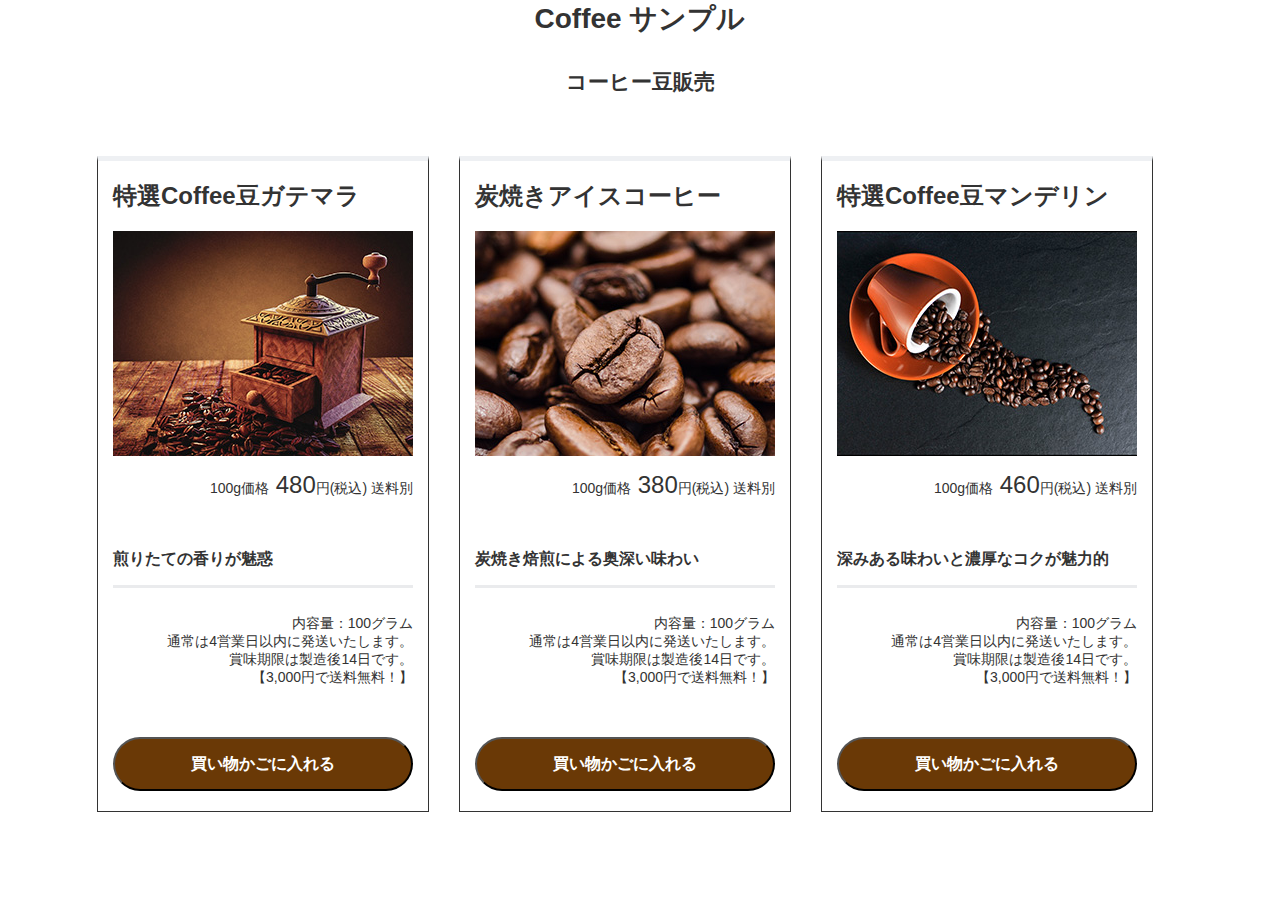
<file: coffee_flex_after/index.html>
<!DOCTYPE html>
<html lang="ja">

<head>
    <meta charset="UTF-8">
    <meta name="viewport" content="width=device-width,initial-scale=1.0">
    <title>Coffee sample</title>
 <link rel="stylesheet" href="style.css">
</head>

<body>
<h1>Coffee サンプル</h1>
<section class="pricing-section">
        <h2>コーヒー豆販売</h2>    
            <div class="pricing__wrapper">
                <section class="pricing__item first">
                    <h3 class="pricing__title">炭焼きアイスコーヒー</h3>
                    <div class="pricing__price"><span class="pricing__currency">100g価格</span> 380<span class="pricing__currency">円(税込) 送料別</span></div>
                    <p class="pricing__sentence">炭焼き焙煎による奥深い味わい</p>
                    <ul class="pricing__feature-list">
                        <li class="pricing__feature">内容量：100グラム</li>
                        <li class="pricing__feature">通常は4営業日以内に発送いたします。</li>
                        <li class="pricing__feature">賞味期限は製造後14日です。</li>
                        <li>【3,000円で送料無料！】</li>
                    </ul>
                    <img class="pricing__image" src="images/coffee1.jpg" alt="">
                    <button class="button pricing__action">買い物かごに入れる</button>
                </section>
                <section class="pricing__item second">
                    <h3 class="pricing__title">特選Coffee豆ガテマラ</h3>
                    <div class="pricing__price"><span class="pricing__currency">100g価格</span> 480<span class="pricing__currency">円(税込) 送料別</span></div>
                    <p class="pricing__sentence">煎りたての香りが魅惑</p>
                   <ul class="pricing__feature-list">
                        <li class="pricing__feature">内容量：100グラム</li>
                        <li class="pricing__feature">通常は4営業日以内に発送いたします。</li>
                        <li class="pricing__feature">賞味期限は製造後14日です。</li>
                        <li>【3,000円で送料無料！】</li>
                    </ul>
                    <img class="pricing__image" src="images/coffee2.jpg" alt="">
                    <button class="button pricing__action">買い物かごに入れる</button>
                </section>
                <section class="pricing__item third">
                    <h3 class="pricing__title">特選Coffee豆マンデリン</h3>
                    <div class="pricing__price"><span class="pricing__currency">100g価格</span> 460<span class="pricing__currency">円(税込) 送料別</span></div>
                    <p class="pricing__sentence">深みある味わいと濃厚なコクが魅力的</p>
                    <ul class="pricing__feature-list">
                        <li class="pricing__feature">内容量：100グラム</li>
                        <li class="pricing__feature">通常は4営業日以内に発送いたします。
                        <li class="pricing__feature">賞味期限は製造後14日です。</li>
                        <li>【3,000円で送料無料！】</li>
                    </ul>
                     <img class="pricing__image" src="images/coffee3.jpg" alt="">
                    <button class="button pricing__action">買い物かごに入れる</button>
                </section>
            </div>
        </section>
</body>

</html>
</file>
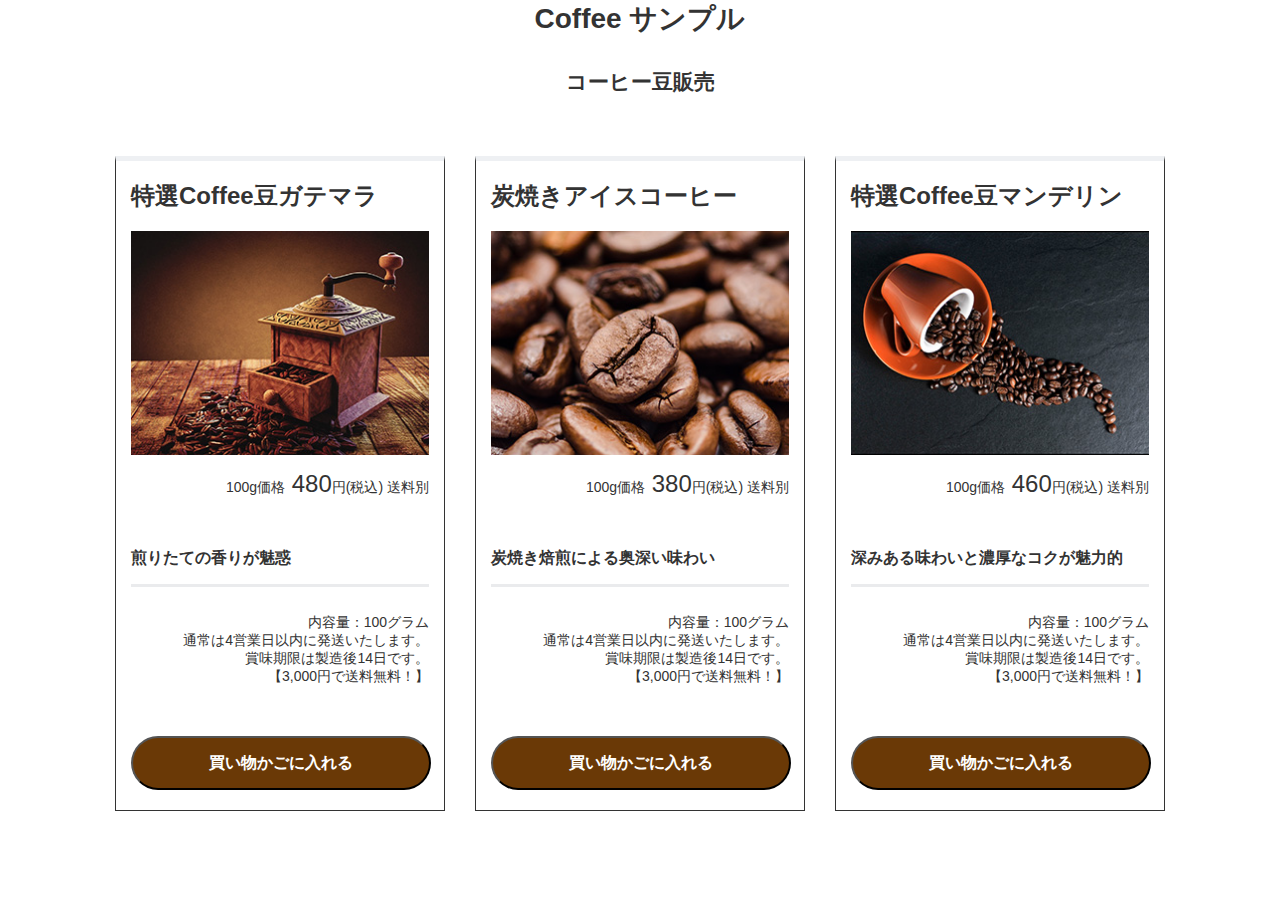
<file: coffee_float_after/index.html>
<!DOCTYPE html>
<html lang="ja">

<head>
    <meta charset="UTF-8">
    <meta name="viewport" content="width=device-width,initial-scale=1.0">
    <title>Coffee sample</title>
 <link rel="stylesheet" href="style.css">
</head>

<body>
<h1>Coffee サンプル</h1>
<div class="pricing-section">
        <h2>コーヒー豆販売</h2>
            <div class="pricing__wrapper">
              <div class="inner">
                <div class="pricing__item first">
                    <h3 class="pricing__title">炭焼きアイスコーヒー</h3>
                    <img class="pricing__image" src="images/coffee1.jpg" alt="">
                    <div class="pricing__price"><span class="pricing__currency">100g価格</span> 380<span class="pricing__currency">円(税込) 送料別</span></div>
                    <p class="pricing__sentence">炭焼き焙煎による奥深い味わい</p>
                    <ul class="pricing__feature-list">
                        <li class="pricing__feature">内容量：100グラム</li>
                        <li class="pricing__feature">通常は4営業日以内に発送いたします。</li>
                        <li class="pricing__feature">賞味期限は製造後14日です。</li>
                        <li>【3,000円で送料無料！】</li>
                    </ul>
                    <button class="button pricing__action">買い物かごに入れる</button>
                </div><!-- .first -->
                <div class="pricing__item second">
                    <h3 class="pricing__title">特選Coffee豆ガテマラ</h3>
                    <img class="pricing__image" src="images/coffee2.jpg" alt="">
                    <div class="pricing__price"><span class="pricing__currency">100g価格</span> 480<span class="pricing__currency">円(税込) 送料別</span></div>
                    <p class="pricing__sentence">煎りたての香りが魅惑</p>
                   <ul class="pricing__feature-list">
                        <li class="pricing__feature">内容量：100グラム</li>
                        <li class="pricing__feature">通常は4営業日以内に発送いたします。</li>
                        <li class="pricing__feature">賞味期限は製造後14日です。</li>
                        <li>【3,000円で送料無料！】</li>
                    </ul>
                    <button class="button pricing__action">買い物かごに入れる</button>
                </div><!-- .second -->
                </div><!-- .innner -->
                <div class="pricing__item third">
                    <h3 class="pricing__title">特選Coffee豆マンデリン</h3>
                    <img class="pricing__image" src="images/coffee3.jpg" alt="">
                    <div class="pricing__price"><span class="pricing__currency">100g価格</span> 460<span class="pricing__currency">円(税込) 送料別</span></div>
                    <p class="pricing__sentence">深みある味わいと濃厚なコクが魅力的</p>
                    <ul class="pricing__feature-list">
                        <li class="pricing__feature">内容量：100グラム</li>
                        <li class="pricing__feature">通常は4営業日以内に発送いたします。
                        <li class="pricing__feature">賞味期限は製造後14日です。</li>
                        <li>【3,000円で送料無料！】</li>
                    </ul>
                    <button class="button pricing__action">買い物かごに入れる</button>
                </div><!-- .third -->
            </div><!-- .pricing__wrapper -->
        </div><!-- .pricing-section -->
</body>

</html>
</file>
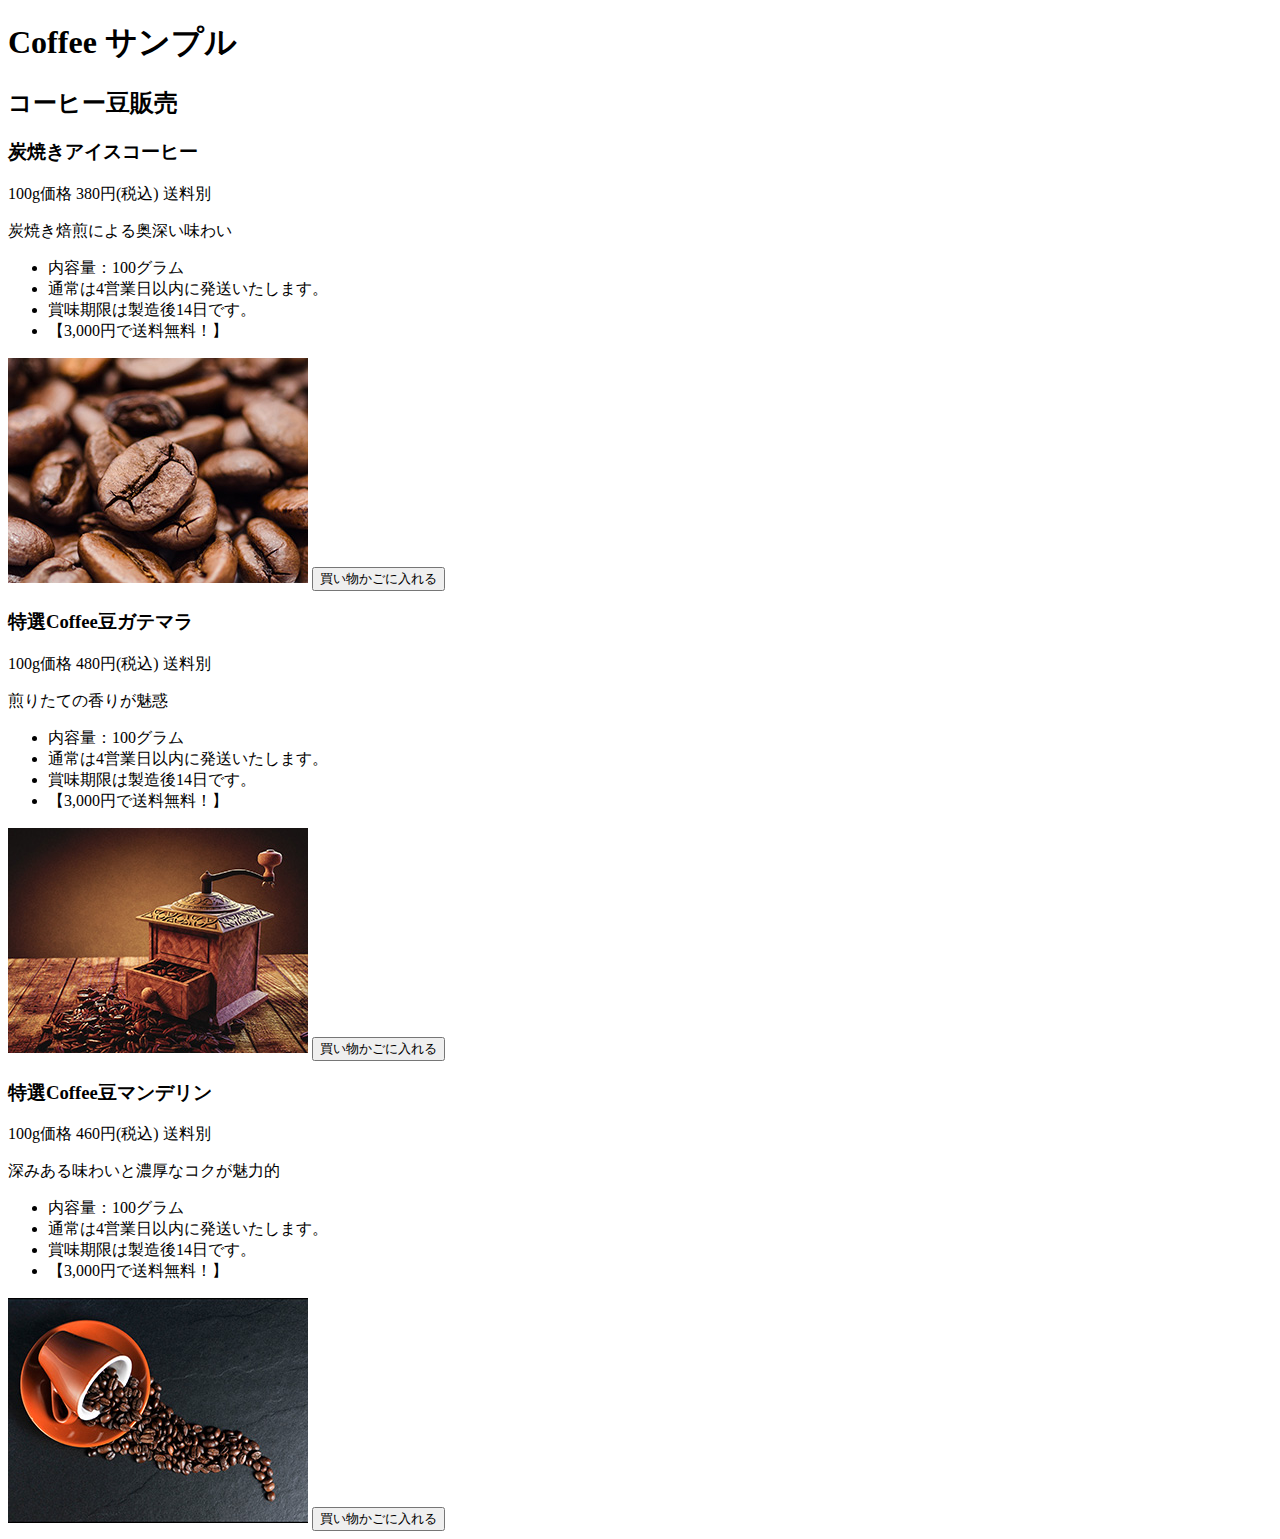
<file: coffee_float_before/index.html>
<!DOCTYPE html>
<html lang="ja">

<head>
    <meta charset="UTF-8">
    <meta name="viewport" content="width=device-width,initial-scale=1.0">
    <title>Coffee sample</title>
</head>

<body>
<h1>Coffee サンプル</h1>
        <h2>コーヒー豆販売</h2>
                    <h3>炭焼きアイスコーヒー</h3>                    
                    <div>100g価格 380円(税込) 送料別</div>
                    <p>炭焼き焙煎による奥深い味わい</p>
                    <ul>
                        <li>内容量：100グラム</li>
                        <li>通常は4営業日以内に発送いたします。</li>
                        <li>賞味期限は製造後14日です。</li>
                        <li>【3,000円で送料無料！】</li>
                    </ul>
                    <img src="images/coffee1.jpg" alt="炭焼きアイスコーヒーの写真">
                    <button>買い物かごに入れる</button>
                

                    <h3>特選Coffee豆ガテマラ</h3>
                    <div>100g価格 480円(税込) 送料別</div>
                    <p>煎りたての香りが魅惑</p>
                   <ul>
                        <li>内容量：100グラム</li>
                        <li>通常は4営業日以内に発送いたします。</li>
                        <li>賞味期限は製造後14日です。</li>
                        <li>【3,000円で送料無料！】</li>
                    </ul>
                    <img src="images/coffee2.jpg" alt="特選Coffee豆ガテマラの写真">
                    <button>買い物かごに入れる</button>
                

                    <h3>特選Coffee豆マンデリン</h3>
                    
                    <div>100g価格 460円(税込) 送料別</div>
                    <p>深みある味わいと濃厚なコクが魅力的</p>
                    <ul>
                        <li>内容量：100グラム</li>
                        <li>通常は4営業日以内に発送いたします。
                        <li>賞味期限は製造後14日です。</li>
                        <li>【3,000円で送料無料！】</li>
                    </ul>
                    <img src="images/coffee3.jpg" alt="特選Coffee豆マンデリンの写真">
                    <button>買い物かごに入れる</button>

</body>

</html>
</file>
<file: coffee_flex_after/style.css>
@charset "utf-8";
*{
  margin:0;
  padding:0;
}

html {
    font-size: 62.5%;
}

body {
    background: #fff;
    color: #333;
    font-size: 1.4rem;
    font-family: "Helvetica Neue", Helvetica, Arial,  "Hiragino Kaku Gothic ProN", Meiryo,sans-serif;
}
h1,h2{
  text-align: center;
}

.pricing-section {
  margin:30px;
}
.button {
  display: block;
  cursor: pointer;
}
.pricing__wrapper {
  display: flex;
  justify-content: center;
  max-width: 1080px;
  padding: 0 15px;
  margin: 60px auto;
}
.pricing__item {
  position: relative;
  display: flex;
  flex-direction: column;
  align-items: stretch;
  flex: 0 1 330px;
  padding:0 15px;
  margin-right:30px;
  border: 1px solid #333;
  border-top: 5px solid #EEF0F3;
  transition: border-color 0.3s;
}

.pricing__feature-list {
  text-align: left;
}

.pricing__image {
    display: block;
    width: 100%;
    order:-1;
}
.pricing-section__title {
  font-size: 2.4rem;
  font-weight: bold;
  margin: 3rem 0 5rem;
  flex: none;
}

.pricing-section a {
  color: #333;
}

.pricing-section a:hover, 
.pricing-section a:focus {
  color: #000;
}


.pricing__item:hover {
  border-color: rgba(106,57,6,1);
}

.pricing__title {
  font-size: 2.4rem;
  font-weight: bold;
  margin: 19px 0 19px;
  order:-2;
}

.pricing__price {
  font-size: 2.4rem;
  text-align: right;
  margin: 15px 0 50px;
}

.pricing__currency {
  font-size: 1.4rem;
  vertical-align: baseline;
}

.pricing__sentence {
  font-size: 1.6rem;
  font-weight: bold;
  padding: 0 0 15px;
  margin-bottom:27px;
  color: #333;
  border-bottom: 3px solid rgba(139, 144, 157, 0.18);
}

.pricing__feature-list {
  font-size: 1.4rem;
  margin: 0 0 50px;
  list-style: none;
  text-align: right;
  color: #333;
}
.inner{
  float:left;
  margin-left: 15px;
}
.first{
  order:2;
}

.second{
  order:1;
}
.third{
  order:3;
}

.pricing__action {
  width: 300px;
  line-height: 50px;
  font-size: 16px;
  font-weight: bold;
  color: #fff;
  border-radius: 30px;
  background: rgba(106,57,6,1);
  transition: background-color 0.3s;
  margin-bottom: 20px;
}

.pricing__action:hover,
.pricing__action:focus {
 background: rgba(106,57,6,0.8);
}
</file>
<file: coffee_float_after/style.css>
@charset "utf-8";
*{
  margin:0;
  padding:0;
}

html {
    font-size: 62.5%;
}

body {
    background: #fff;
    color: #333;
    font-size: 1.4rem;
    font-family: "Helvetica Neue", Helvetica, Arial,  "Hiragino Kaku Gothic ProN", Meiryo,sans-serif;
}
h1,h2{
  text-align: center;
}

.pricing-section {
  margin:30px;
}
.button {
  display: block;
  cursor: pointer;
}

.pricing__wrapper {
  width:1080px;
  padding: 0 15px;
  margin: 60px auto;
}

.pricing__item {
  width:298px;
  padding:0 15px;
  margin-right:30px;
  border: 1px solid #333;
  border-top: 5px solid #EEF0F3;
  transition: border-color 0.3s;
}

.pricing__feature-list {
  text-align: left;
}



.pricing__image {
    display: block;
    width: 100%;
}

.pricing-section__title {
  font-size: 2.4rem;
  font-weight: bold;
  margin: 3rem 0 5rem;
  flex: none;
}

.pricing-section a {
  color: #333;
}

.pricing-section a:hover,
.pricing-section a:focus {
  color: #000;
}



.pricing__item:hover {
  border-color: rgba(106,57,6,1);
}

.pricing__title {
  font-size: 2.4rem;
  font-weight: bold;
  margin: 19px 0 19px;
}

.pricing__price {
  font-size: 2.4rem;
  text-align: right;
  margin: 15px 0 50px;
}

.pricing__currency {
  font-size: 1.4rem;
  vertical-align: baseline;
}

.pricing__sentence {
  font-size: 1.6rem;
  font-weight: bold;
  padding: 0 0 15px;
  margin-bottom:27px;
  color: #333;
  border-bottom: 3px solid rgba(139, 144, 157, 0.18);
}

.pricing__feature-list {
  font-size: 1.4rem;
  margin: 0 0 50px;
  list-style: none;
  text-align: right;
  color: #333;
}
.inner{
  float:left;
  margin-left: 15px;
}
.first{
  float:right;
}
.second{
  float:left;
}
.third{
  float:right;
  margin-right: 15px;
}

.pricing__action {
  width: 300px;
  line-height: 50px;
  font-size: 16px;
  font-weight: bold;
  color: #fff;
  border-radius: 30px;
  background: rgba(106,57,6,1);
  transition: background-color 0.3s;
  margin-bottom: 20px;
}

.pricing__action:hover,
.pricing__action:focus {
 background: rgba(106,57,6,0.8);
}
</file>
